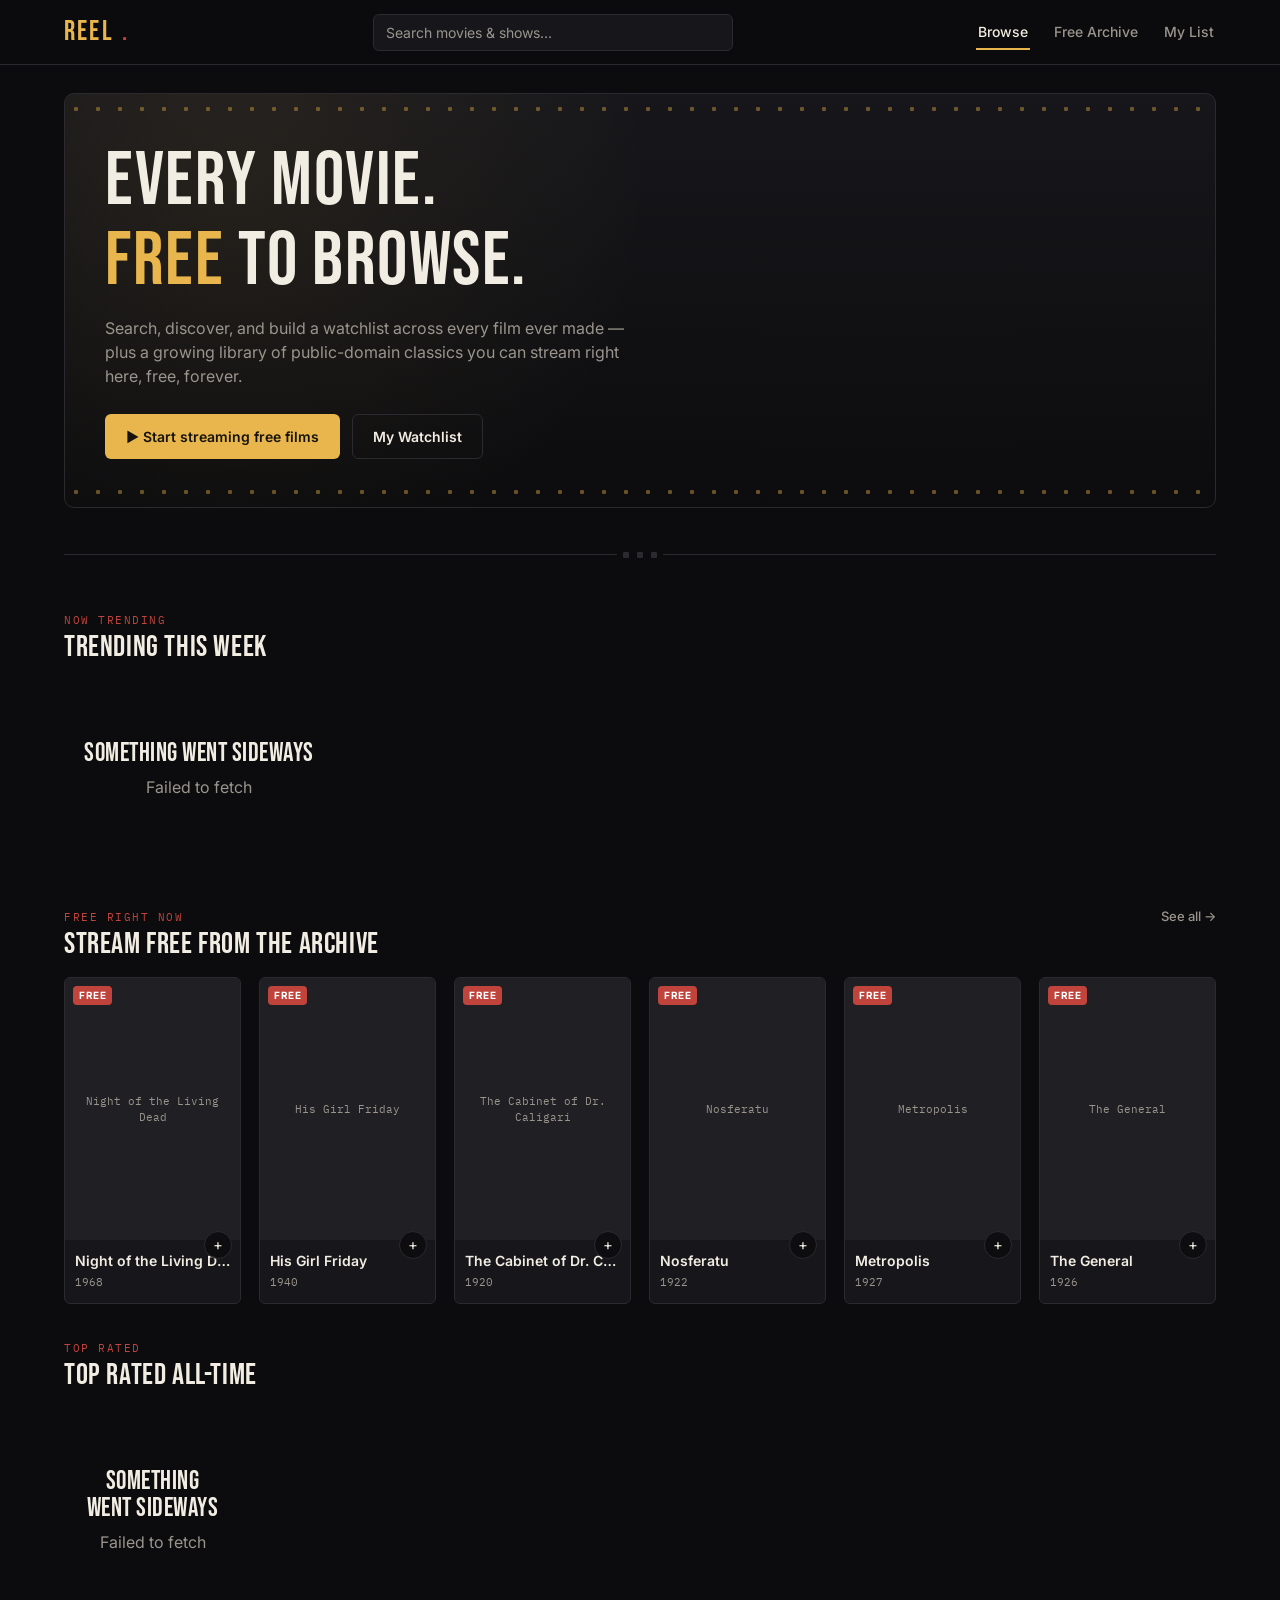
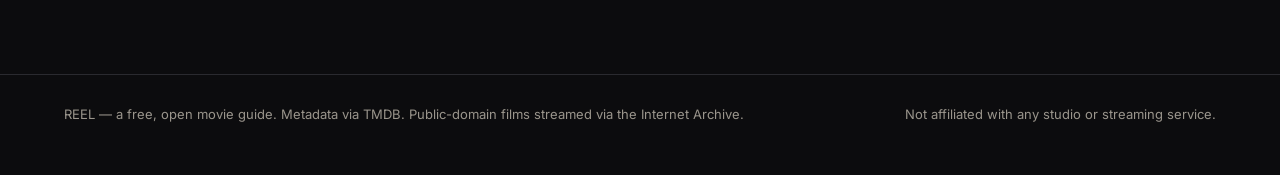
<file: index.html>
<!DOCTYPE html>
<html lang="en">
<head>
<meta charset="UTF-8">
<meta name="viewport" content="width=device-width, initial-scale=1.0">
<title>REEL — Free Movie Guide & Public Domain Streaming</title>
<meta name="description" content="Browse movies and shows, find where to watch them legally, and stream public-domain classics free.">
<link rel="stylesheet" href="style.css">
</head>
<body>
<a href="#main" class="skip-link">Skip to content</a>
<header id="site-header" class="site-header"></header>

<main id="main" class="wrap">

  <section class="marquee">
    <h1>Every movie.<br><em>Free</em> to browse.</h1>
    <p>Search, discover, and build a watchlist across every film ever made — plus a growing library of public-domain classics you can stream right here, free, forever.</p>
    <div class="cta-row">
      <a href="archive.html" class="btn btn-gold">▶ Start streaming free films</a>
      <a href="watchlist.html" class="btn btn-outline">My Watchlist</a>
    </div>
  </section>

  <div class="chip-row" id="genre-chips" aria-label="Filter by genre"></div>

  <div class="sprocket-divider">
    <div class="line"></div>
    <div class="holes"><span></span><span></span><span></span></div>
    <div class="line"></div>
  </div>

  <div class="section-head">
    <div>
      <span class="eyebrow">Now trending</span>
      <h2>Trending this week</h2>
    </div>
  </div>
  <div class="shelf" id="trending-shelf"><div class="state-msg"><div class="spinner"></div></div></div>

  <div class="section-head">
    <div>
      <span class="eyebrow">Free right now</span>
      <h2>Stream free from the Archive</h2>
    </div>
    <a href="archive.html">See all →</a>
  </div>
  <div class="grid" id="pd-shelf"></div>

  <div class="section-head">
    <div>
      <span class="eyebrow">Top rated</span>
      <h2 id="genre-title">Top rated all-time</h2>
    </div>
  </div>
  <div class="grid" id="genre-shelf"><div class="state-msg"><div class="spinner"></div></div></div>

</main>

<footer id="site-footer" class="site-footer"></footer>

<script src="config.js"></script>
<script src="app.js"></script>
<script>
  renderChrome("home");

  // Public domain teaser (first 6, no API needed)
  const pdShelf = document.getElementById("pd-shelf");
  renderShelf(
    pdShelf,
    PUBLIC_DOMAIN_LIBRARY.slice(0, 6).map((m) => ({
      id: `pd-${m.ia}`,
      title: m.title,
      year: m.year,
      poster_path: null,
    })),
    { pdBadge: true }
  );
  // fix links to point at archive player instead of movie.html
  [...pdShelf.querySelectorAll("a")].forEach((a, i) => {
    a.href = `archive.html?title=${encodeURIComponent(PUBLIC_DOMAIN_LIBRARY[i].ia)}`;
  });

  const trendingShelf = document.getElementById("trending-shelf");
  const genreShelf = document.getElementById("genre-shelf");
  const genreChips = document.getElementById("genre-chips");
  const genreTitle = document.getElementById("genre-title");

  async function loadHome() {
    try {
      const trending = await tmdb("/trending/movie/week");
      renderShelf(trendingShelf, trending.results);
    } catch (e) {
      showError(trendingShelf, e.message);
    }

    try {
      const genres = await tmdb("/genre/movie/list");
      genreChips.innerHTML = "";
      const allChip = makeChip("All", null, true);
      genreChips.appendChild(allChip);
      genres.genres.forEach((g) => genreChips.appendChild(makeChip(g.name, g.id, false)));

      async function loadGenre(id, name) {
        genreTitle.textContent = name;
        showLoading(genreShelf, `Loading ${name}…`);
        try {
          const data = id
            ? await tmdb("/discover/movie", { with_genres: id, sort_by: "popularity.desc" })
            : await tmdb("/movie/top_rated");
          renderShelf(genreShelf, data.results);
        } catch (e) {
          showError(genreShelf, e.message);
        }
      }

      function makeChip(label, id, active) {
        const btn = document.createElement("button");
        btn.className = "chip" + (active ? " active" : "");
        btn.textContent = label;
        btn.addEventListener("click", () => {
          [...genreChips.children].forEach((c) => c.classList.remove("active"));
          btn.classList.add("active");
          loadGenre(id, id ? label : "Top rated all-time");
        });
        return btn;
      }

      loadGenre(null, "Top rated all-time");
    } catch (e) {
      showError(genreShelf, e.message);
    }
  }

  loadHome();
</script>
</body>
</html>
</file>
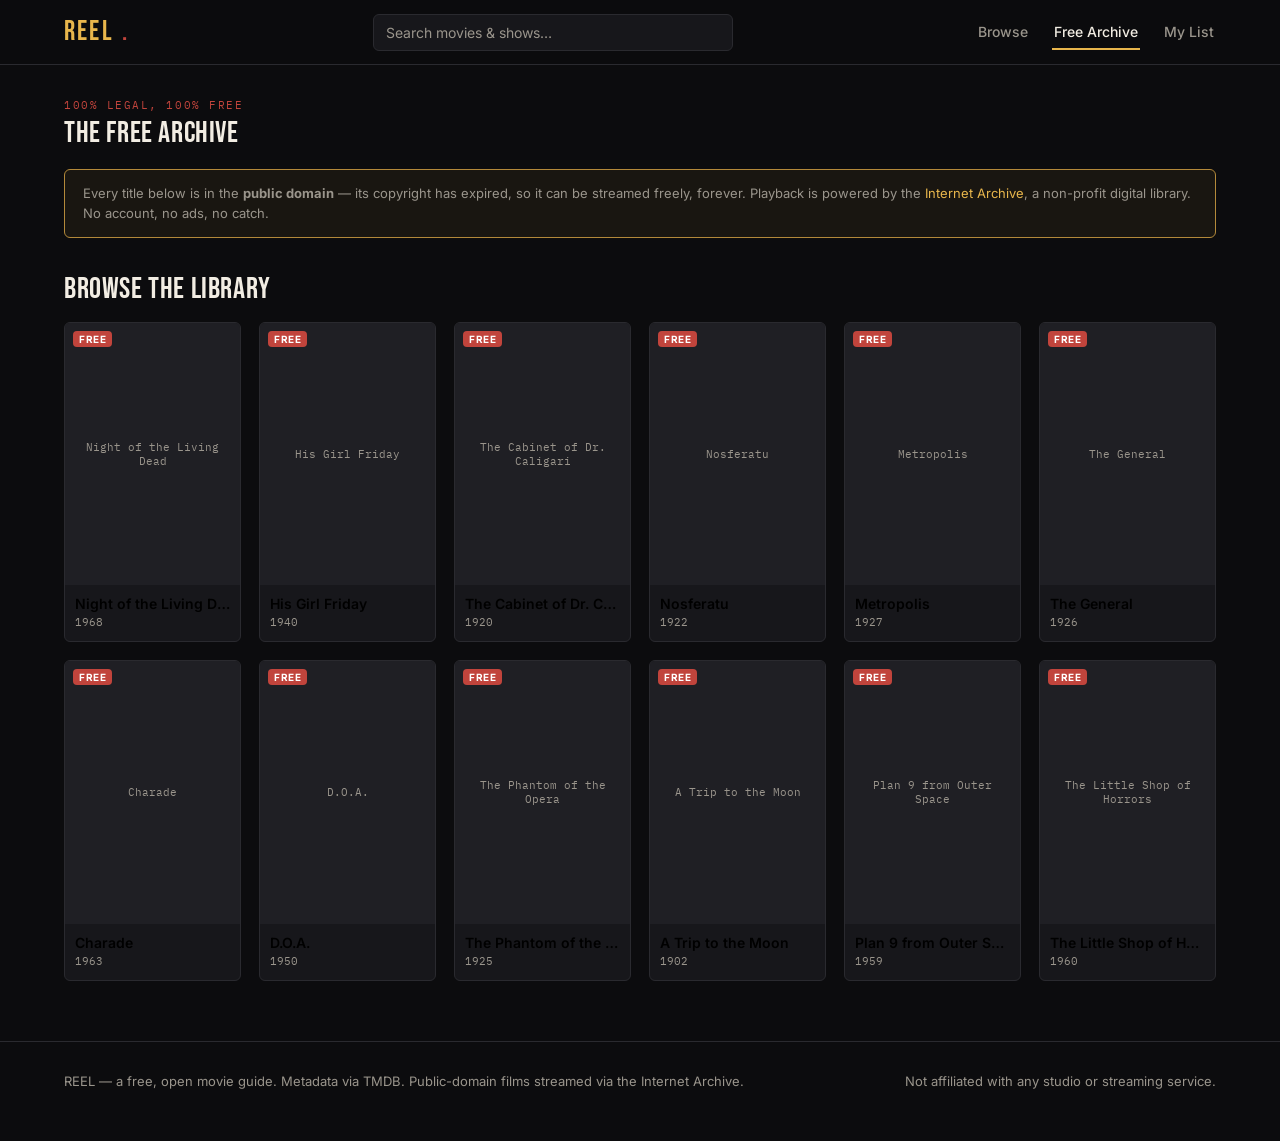
<file: archive.html>
<!DOCTYPE html>
<html lang="en">
<head>
<meta charset="UTF-8">
<meta name="viewport" content="width=device-width, initial-scale=1.0">
<title>REEL — Free Archive (Public Domain Streaming)</title>
<link rel="stylesheet" href="style.css">
</head>
<body>
<a href="#main" class="skip-link">Skip to content</a>
<header id="site-header" class="site-header"></header>

<main id="main" class="wrap">

  <div class="section-head" style="margin-top:32px;">
    <div>
      <span class="eyebrow">100% legal, 100% free</span>
      <h2>The Free Archive</h2>
    </div>
  </div>
  <p class="pd-hero-note">
    Every title below is in the <strong>public domain</strong> — its copyright has expired, so it can be streamed
    freely, forever. Playback is powered by the <a href="https://archive.org" target="_blank" rel="noopener" style="color:var(--gold)">Internet Archive</a>,
    a non-profit digital library. No account, no ads, no catch.
  </p>

  <div id="player-section" style="display:none;">
    <div class="section-head"><h2 id="now-playing-title">Now playing</h2></div>
    <div class="pd-player" id="pd-player"></div>
  </div>

  <div class="section-head">
    <h2>Browse the library</h2>
  </div>
  <div class="grid" id="pd-grid"></div>

</main>

<footer id="site-footer" class="site-footer"></footer>

<script src="config.js"></script>
<script src="app.js"></script>
<script>
  renderChrome("archive");

  const grid = document.getElementById("pd-grid");
  const playerSection = document.getElementById("player-section");
  const player = document.getElementById("pd-player");
  const nowPlayingTitle = document.getElementById("now-playing-title");

  function playTitle(entry) {
    nowPlayingTitle.textContent = `Now playing — ${entry.title} (${entry.year})`;
    player.innerHTML = `<iframe src="https://archive.org/embed/${entry.ia}" allowfullscreen title="${entry.title}"></iframe>`;
    playerSection.style.display = "block";
    playerSection.scrollIntoView({ behavior: "smooth", block: "start" });
  }

  function renderGrid() {
    grid.innerHTML = "";
    PUBLIC_DOMAIN_LIBRARY.forEach((entry) => {
      const card = document.createElement("button");
      card.className = "card";
      card.style.cssText = "text-align:left; border:1px solid var(--border); width:100%; background:var(--bg-elev); padding:0;";
      card.innerHTML = `
        <div class="poster-wrap">
          <div class="no-poster">${entry.title}</div>
          <span class="pd-badge">Free</span>
        </div>
        <div class="meta">
          <div class="title">${entry.title}</div>
          <div class="year">${entry.year}</div>
        </div>
      `;
      card.addEventListener("click", () => playTitle(entry));
      grid.appendChild(card);
    });
  }

  renderGrid();

  // deep-link support: archive.html?title=<ia-identifier>
  const wanted = qs("title");
  if (wanted) {
    const entry = PUBLIC_DOMAIN_LIBRARY.find((e) => e.ia === wanted);
    if (entry) playTitle(entry);
  }
</script>
</body>
</html>
</file>
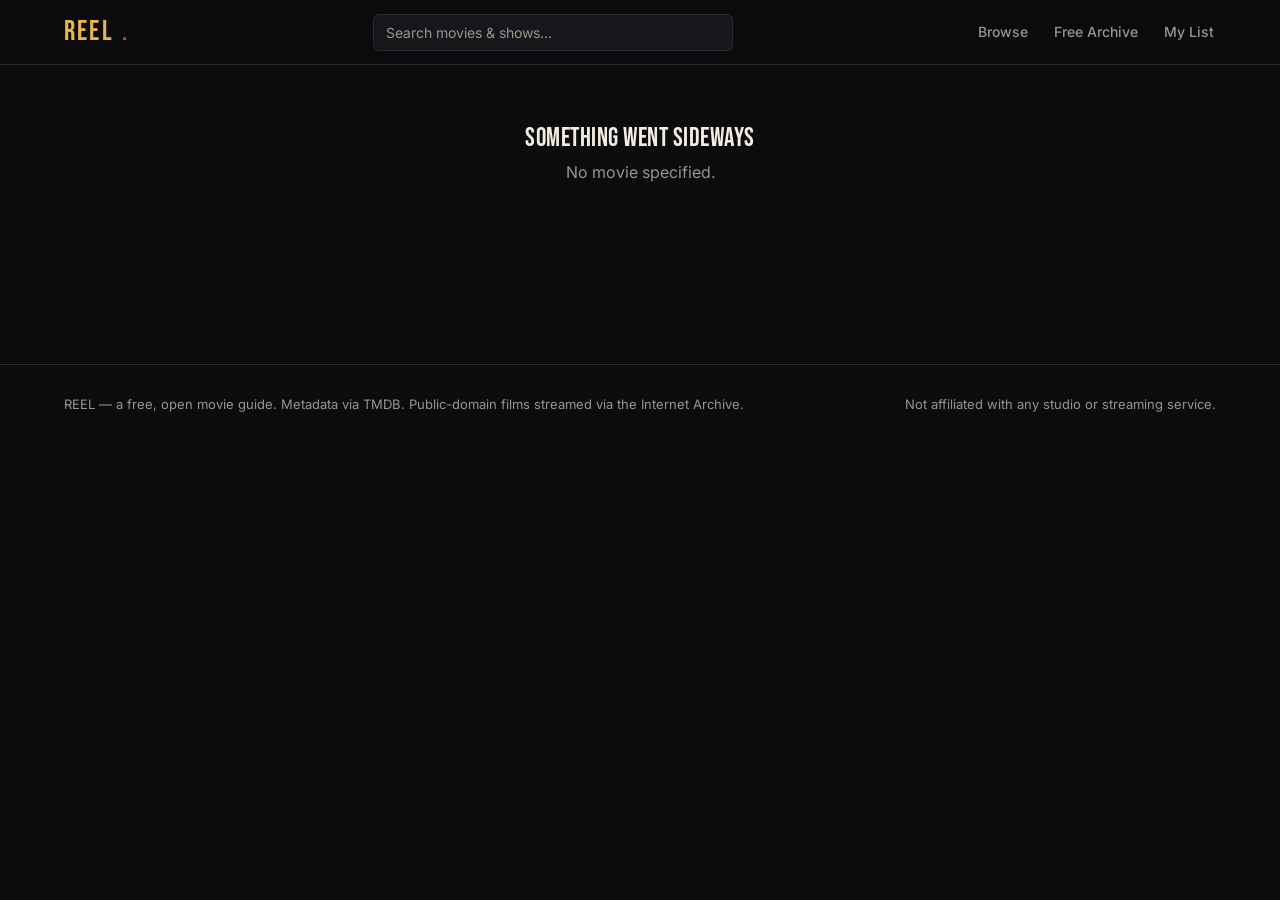
<file: movie.html>
<!DOCTYPE html>
<html lang="en">
<head>
<meta charset="UTF-8">
<meta name="viewport" content="width=device-width, initial-scale=1.0">
<title>REEL — Movie</title>
<link rel="stylesheet" href="style.css">
</head>
<body>
<a href="#main" class="skip-link">Skip to content</a>
<header id="site-header" class="site-header"></header>

<main id="main" class="wrap" style="padding-bottom: 60px;">
  <div id="content"><div class="state-msg"><div class="spinner"></div><div>Loading…</div></div></div>
</main>

<footer id="site-footer" class="site-footer"></footer>

<script src="config.js"></script>
<script src="app.js"></script>
<script>
  renderChrome();
  const content = document.getElementById("content");
  const id = qs("id");

  async function load() {
    if (!id) {
      showError(content, "No movie specified.");
      return;
    }
    try {
      const movie = await tmdb(`/movie/${id}`, { append_to_response: "credits,videos,watch/providers" });
      render(movie);
    } catch (e) {
      showError(content, e.message);
    }
  }

  function render(m) {
    const backdrop = posterUrl(m.backdrop_path, CONFIG.IMG_BASE_LARGE);
    const poster = posterUrl(m.poster_path);
    const trailer = (m.videos?.results || []).find(
      (v) => v.site === "YouTube" && v.type === "Trailer"
    ) || (m.videos?.results || [])[0];
    const providers = m["watch/providers"]?.results?.US;
    const inList = Watchlist.has(m.id);
    const isPD = PUBLIC_DOMAIN_LIBRARY.some((p) => p.tmdbId === m.id);
    const pdMatch = PUBLIC_DOMAIN_LIBRARY.find((p) => p.tmdbId === m.id);

    content.innerHTML = `
      <div class="detail-hero">
        ${backdrop
          ? `<img class="backdrop" src="${backdrop}" alt="">`
          : `<div class="backdrop-fallback"></div>`}
      </div>
      <div class="detail-content">
        <div>
          ${poster
            ? `<img class="detail-poster" src="${poster}" alt="${escapeHtml(m.title)} poster">`
            : `<div class="detail-poster no-poster" style="aspect-ratio:2/3">${escapeHtml(m.title)}</div>`}
        </div>
        <div class="detail-info">
          <h1>${escapeHtml(m.title)}</h1>
          ${m.tagline ? `<div class="tagline">"${escapeHtml(m.tagline)}"</div>` : ""}
          <div class="detail-facts">
            <span>📅 ${(m.release_date || "—").slice(0, 4)}</span>
            <span>⏱ ${m.runtime ? m.runtime + " min" : "—"}</span>
            <span>★ ${m.vote_average ? m.vote_average.toFixed(1) : "—"}</span>
            <span>🎬 ${(m.genres || []).map((g) => g.name).join(", ") || "—"}</span>
          </div>
          <p class="overview">${escapeHtml(m.overview || "No synopsis available.")}</p>
          <div class="action-row">
            <button id="wl-btn" class="btn ${inList ? "btn-gold" : "btn-outline"}">
              ${inList ? "✓ In your watchlist" : "+ Add to watchlist"}
            </button>
            ${isPD
              ? `<a href="archive.html?title=${encodeURIComponent(pdMatch.ia)}" class="btn btn-gold">▶ Stream free now</a>`
              : ""}
          </div>
        </div>
      </div>

      <div class="sprocket-divider"><div class="line"></div><div class="holes"><span></span><span></span><span></span></div><div class="line"></div></div>

      ${trailer ? `
        <div class="section-head"><h2>Trailer</h2></div>
        <div class="trailer-embed">
          <iframe src="https://www.youtube.com/embed/${trailer.key}" title="Trailer" allowfullscreen loading="lazy"></iframe>
        </div>
      ` : ""}

      <div class="section-head"><h2>Where to watch</h2></div>
      <div class="providers-box">
        ${renderProviders(providers)}
      </div>

      ${m.credits?.cast?.length ? `
        <div class="section-head"><h2>Cast</h2></div>
        <div class="cast-row">
          ${m.credits.cast.slice(0, 12).map((c) => `
            <div class="cast-card">
              ${c.profile_path
                ? `<img class="headshot" src="${posterUrl(c.profile_path)}" alt="${escapeHtml(c.name)}" loading="lazy">`
                : `<div class="headshot no-poster" style="display:flex;align-items:center;justify-content:center;font-size:10px;">${escapeHtml(c.name)}</div>`}
              <div class="name">${escapeHtml(c.name)}</div>
              <div class="character">${escapeHtml(c.character || "")}</div>
            </div>
          `).join("")}
        </div>
      ` : ""}
    `;

    document.getElementById("wl-btn").addEventListener("click", () => {
      const nowIn = Watchlist.toggle({
        id: m.id,
        title: m.title,
        poster_path: m.poster_path,
        release_date: m.release_date,
        vote_average: m.vote_average,
      });
      const btn = document.getElementById("wl-btn");
      btn.textContent = nowIn ? "✓ In your watchlist" : "+ Add to watchlist";
      btn.className = "btn " + (nowIn ? "btn-gold" : "btn-outline");
    });
  }

  function renderProviders(p) {
    if (!p) return `<p style="color:var(--text-dim); margin:0;">No streaming info available for this title in your region yet — try checking JustWatch directly.</p>`;
    const groups = [
      ["Stream", p.flatrate],
      ["Rent", p.rent],
      ["Buy", p.buy],
    ].filter(([, arr]) => arr && arr.length);
    if (!groups.length) return `<p style="color:var(--text-dim); margin:0;">Not currently available on a tracked streaming service in your region.</p>`;
    return groups.map(([label, arr]) => `
      <div style="margin-bottom:10px;">
        <div class="mono" style="font-size:11px; color:var(--text-dim); text-transform:uppercase; letter-spacing:.08em;">${label}</div>
        <div class="provider-list">
          ${arr.map((s) => `<img src="${posterUrl(s.logo_path)}" alt="${escapeHtml(s.provider_name)}" title="${escapeHtml(s.provider_name)}">`).join("")}
        </div>
      </div>
    `).join("");
  }

  load();
</script>
</body>
</html>
</file>
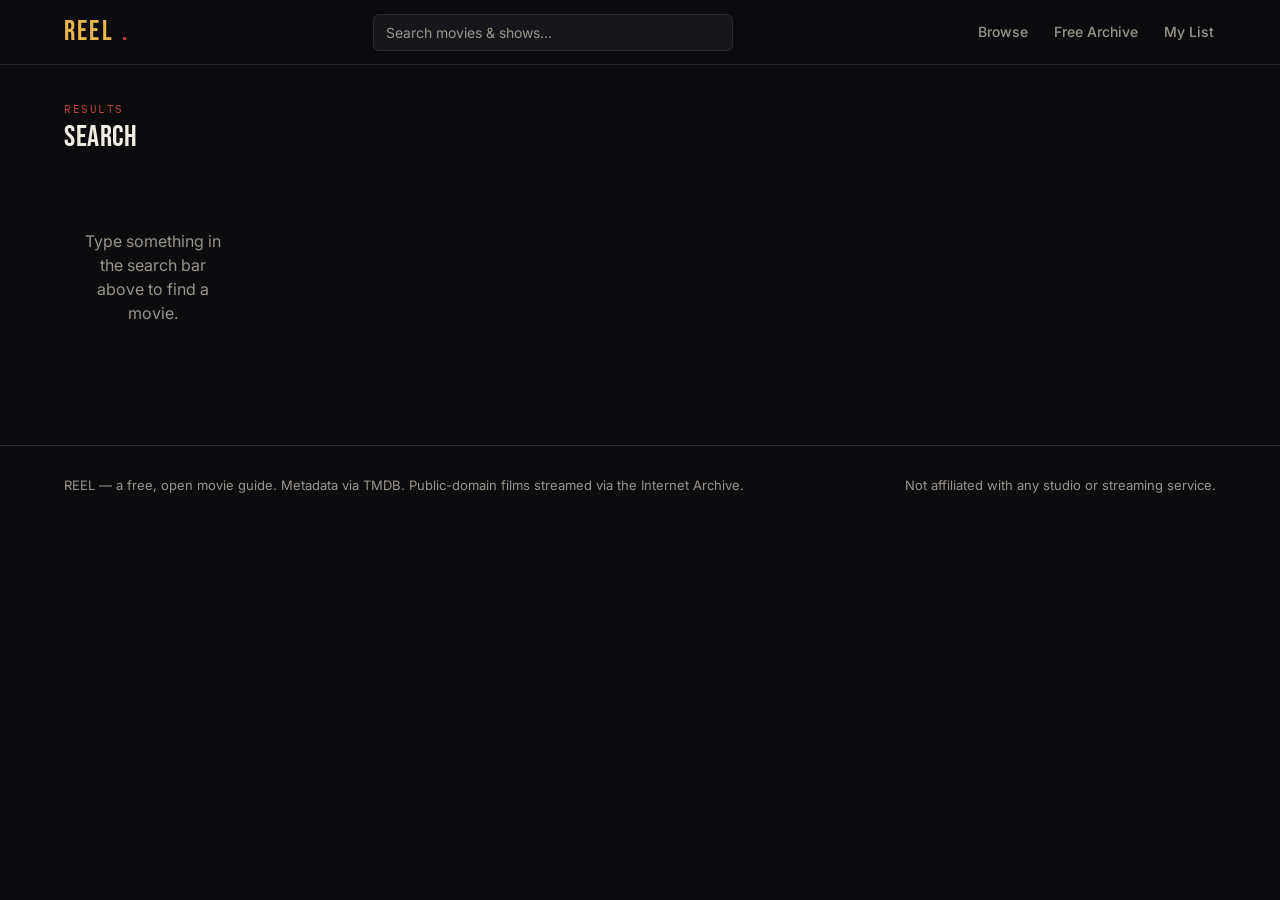
<file: search.html>
<!DOCTYPE html>
<html lang="en">
<head>
<meta charset="UTF-8">
<meta name="viewport" content="width=device-width, initial-scale=1.0">
<title>REEL — Search</title>
<link rel="stylesheet" href="style.css">
</head>
<body>
<a href="#main" class="skip-link">Skip to content</a>
<header id="site-header" class="site-header"></header>

<main id="main" class="wrap">
  <div class="section-head">
    <div>
      <span class="eyebrow">Results</span>
      <h2 id="query-title">Search</h2>
    </div>
  </div>
  <div class="grid" id="results"><div class="state-msg"><div class="spinner"></div></div></div>
</main>

<footer id="site-footer" class="site-footer"></footer>

<script src="config.js"></script>
<script src="app.js"></script>
<script>
  renderChrome();
  const q = qs("q") || "";
  document.getElementById("query-title").textContent = q ? `Results for "${q}"` : "Search";
  const resultsEl = document.getElementById("results");

  // prefill the search box with current query
  const input = document.querySelector(".search-form input");
  if (input) input.value = q;

  async function search() {
    if (!q.trim()) {
      resultsEl.innerHTML = `<div class="state-msg">Type something in the search bar above to find a movie.</div>`;
      return;
    }
    try {
      const data = await tmdb("/search/movie", { query: q });
      renderShelf(resultsEl, data.results);
    } catch (e) {
      showError(resultsEl, e.message);
    }
  }
  search();
</script>
</body>
</html>
</file>
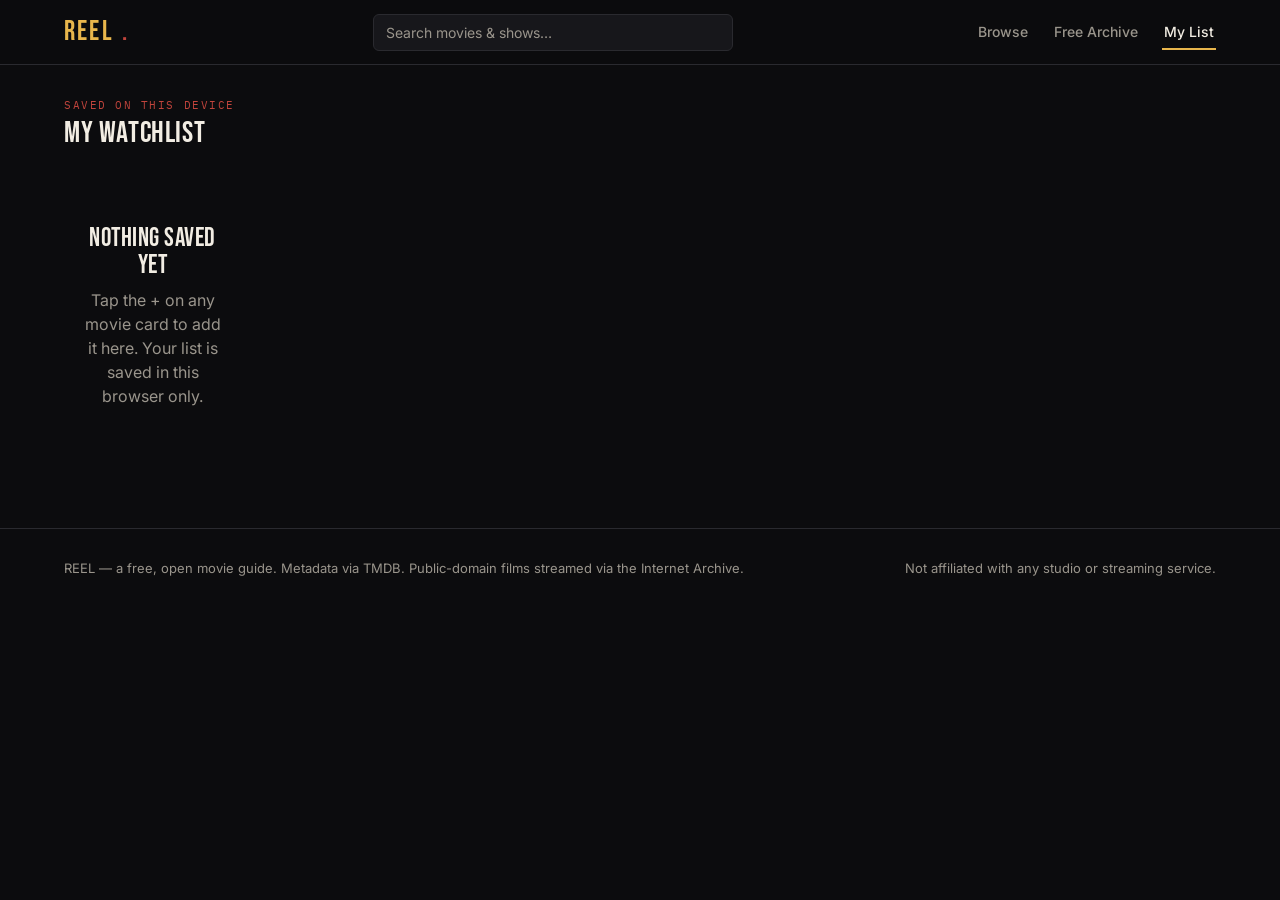
<file: watchlist.html>
<!DOCTYPE html>
<html lang="en">
<head>
<meta charset="UTF-8">
<meta name="viewport" content="width=device-width, initial-scale=1.0">
<title>REEL — My Watchlist</title>
<link rel="stylesheet" href="style.css">
</head>
<body>
<a href="#main" class="skip-link">Skip to content</a>
<header id="site-header" class="site-header"></header>

<main id="main" class="wrap">
  <div class="section-head" style="margin-top:32px;">
    <div>
      <span class="eyebrow">Saved on this device</span>
      <h2>My Watchlist</h2>
    </div>
  </div>
  <div class="grid" id="wl-grid"></div>
</main>

<footer id="site-footer" class="site-footer"></footer>

<script src="config.js"></script>
<script src="app.js"></script>
<script>
  renderChrome("watchlist");
  const grid = document.getElementById("wl-grid");
  const list = Watchlist.all();
  if (!list.length) {
    grid.innerHTML = `<div class="state-msg">
      <div class="display">Nothing saved yet</div>
      <div>Tap the + on any movie card to add it here. Your list is saved in this browser only.</div>
    </div>`;
  } else {
    renderShelf(grid, list);
  }
</script>
</body>
</html>
</file>
<file: style.css>
/* ────────────────────────────────────────────────────────────
   REEL — a free, legal movie discovery & public-domain streaming site
   Design: midnight cinema marquee. Warm bulb gold + film-reel red
   on near-black, condensed display type for headers, sprocket-hole
   dividers between sections.
   ──────────────────────────────────────────────────────────── */

@import url('https://fonts.googleapis.com/css2?family=Bebas+Neue&family=Inter:wght@400;500;600;700&family=IBM+Plex+Mono:wght@400;500&display=swap');

:root {
  --bg: #0c0c0e;
  --bg-elev: #17171b;
  --bg-elev-2: #1f1f24;
  --gold: #e8b64c;
  --gold-dim: #b3893a;
  --red: #c1443c;
  --text: #f2ede3;
  --text-dim: #9a958c;
  --border: #2a2a2f;
  --radius: 6px;
  --maxw: 1200px;
}

* { box-sizing: border-box; }

html { scroll-behavior: smooth; }

body {
  margin: 0;
  background: var(--bg);
  color: var(--text);
  font-family: 'Inter', -apple-system, sans-serif;
  line-height: 1.5;
}

h1, h2, h3, .display {
  font-family: 'Bebas Neue', 'Inter', sans-serif;
  letter-spacing: 0.02em;
  font-weight: 400;
  line-height: 1.05;
  margin: 0;
}

.mono { font-family: 'IBM Plex Mono', monospace; }

a { color: inherit; text-decoration: none; }

img { max-width: 100%; display: block; }

button {
  font-family: inherit;
  cursor: pointer;
}

/* ── Skip link / focus ── */
:focus-visible {
  outline: 2px solid var(--gold);
  outline-offset: 2px;
}
.skip-link {
  position: absolute;
  left: -999px;
  top: 0;
  background: var(--gold);
  color: #000;
  padding: 8px 14px;
  z-index: 1000;
}
.skip-link:focus { left: 8px; top: 8px; }

/* ── Layout shell ── */
.wrap {
  max-width: var(--maxw);
  margin: 0 auto;
  padding: 0 24px;
}

/* ── Header / nav ── */
.site-header {
  position: sticky;
  top: 0;
  z-index: 50;
  background: rgba(12, 12, 14, 0.92);
  backdrop-filter: blur(8px);
  border-bottom: 1px solid var(--border);
}
.site-header .wrap {
  display: flex;
  align-items: center;
  justify-content: space-between;
  height: 64px;
  gap: 24px;
}
.brand {
  font-family: 'Bebas Neue', sans-serif;
  font-size: 28px;
  letter-spacing: 0.08em;
  color: var(--gold);
  display: flex;
  align-items: center;
  gap: 8px;
  white-space: nowrap;
}
.brand .dot { color: var(--red); }

.main-nav {
  display: flex;
  gap: 22px;
  align-items: center;
}
.main-nav a {
  font-size: 14px;
  color: var(--text-dim);
  font-weight: 500;
  padding: 6px 2px;
  border-bottom: 2px solid transparent;
  transition: color .15s, border-color .15s;
}
.main-nav a:hover, .main-nav a.active {
  color: var(--text);
  border-color: var(--gold);
}

.search-form {
  display: flex;
  align-items: center;
  flex: 1;
  max-width: 360px;
}
.search-form input {
  width: 100%;
  background: var(--bg-elev);
  border: 1px solid var(--border);
  color: var(--text);
  padding: 9px 12px;
  border-radius: var(--radius);
  font-size: 14px;
  font-family: inherit;
}
.search-form input::placeholder { color: var(--text-dim); }
.search-form input:focus { border-color: var(--gold); }

/* ── Sprocket divider — the signature element ── */
.sprocket-divider {
  display: flex;
  align-items: center;
  gap: 6px;
  padding: 18px 0;
  overflow: hidden;
}
.sprocket-divider .line {
  flex: 1;
  height: 1px;
  background: var(--border);
}
.sprocket-divider .holes {
  display: flex;
  gap: 8px;
}
.sprocket-divider .holes span {
  width: 6px;
  height: 6px;
  border-radius: 1px;
  background: var(--border);
  display: block;
}

/* ── Hero / marquee ── */
.marquee {
  position: relative;
  border: 1px solid var(--border);
  border-radius: 10px;
  padding: 48px 40px;
  margin: 28px 0 8px;
  background:
    radial-gradient(circle at 15% 20%, rgba(232,182,76,0.08), transparent 40%),
    linear-gradient(180deg, var(--bg-elev), var(--bg));
  overflow: hidden;
}
.marquee::before,
.marquee::after {
  content: "";
  position: absolute;
  left: 0; right: 0;
  height: 10px;
  background-image: radial-gradient(circle, var(--gold-dim) 2px, transparent 2.4px);
  background-size: 22px 10px;
  background-repeat: repeat-x;
  opacity: 0.55;
}
.marquee::before { top: 10px; }
.marquee::after { bottom: 10px; }
@media (prefers-reduced-motion: no-preference) {
  .marquee::before, .marquee::after {
    animation: bulbs 1.6s steps(2) infinite;
  }
}
@keyframes bulbs {
  50% { opacity: 0.15; }
}
.marquee h1 {
  font-size: clamp(40px, 6vw, 76px);
  color: var(--text);
  max-width: 720px;
}
.marquee h1 em {
  font-style: normal;
  color: var(--gold);
}
.marquee p {
  color: var(--text-dim);
  max-width: 520px;
  margin-top: 14px;
  font-size: 16px;
}
.marquee .cta-row {
  margin-top: 26px;
  display: flex;
  gap: 12px;
  flex-wrap: wrap;
}

.btn {
  display: inline-flex;
  align-items: center;
  gap: 8px;
  padding: 11px 20px;
  border-radius: var(--radius);
  font-weight: 600;
  font-size: 14px;
  border: 1px solid transparent;
  transition: transform .1s, background .15s, border-color .15s;
}
.btn:hover { transform: translateY(-1px); }
.btn-gold { background: var(--gold); color: #16130a; }
.btn-gold:hover { background: #f0c366; }
.btn-outline { border-color: var(--border); color: var(--text); }
.btn-outline:hover { border-color: var(--gold); }

/* ── Section headers ── */
.section-head {
  display: flex;
  align-items: baseline;
  justify-content: space-between;
  margin: 36px 0 16px;
}
.section-head h2 {
  font-size: 30px;
  color: var(--text);
}
.section-head .eyebrow {
  display: block;
  font-family: 'IBM Plex Mono', monospace;
  font-size: 11px;
  letter-spacing: 0.14em;
  text-transform: uppercase;
  color: var(--red);
  margin-bottom: 4px;
}
.section-head a {
  font-size: 13px;
  color: var(--text-dim);
  font-weight: 500;
}
.section-head a:hover { color: var(--gold); }

/* ── Card grid / shelves ── */
.grid {
  display: grid;
  grid-template-columns: repeat(auto-fill, minmax(160px, 1fr));
  gap: 18px;
}
.shelf {
  display: flex;
  gap: 16px;
  overflow-x: auto;
  padding-bottom: 12px;
  scrollbar-width: thin;
}
.shelf .card { flex: 0 0 160px; }

.card {
  position: relative;
  border-radius: var(--radius);
  overflow: hidden;
  background: var(--bg-elev);
  border: 1px solid var(--border);
  transition: border-color .15s, transform .15s;
}
.card:hover { border-color: var(--gold-dim); transform: translateY(-2px); }
.card .poster-wrap {
  aspect-ratio: 2/3;
  background: var(--bg-elev-2);
  position: relative;
}
.card img { width: 100%; height: 100%; object-fit: cover; }
.card .rating-badge {
  position: absolute;
  top: 8px;
  right: 8px;
  background: rgba(12,12,14,0.85);
  border: 1px solid var(--gold-dim);
  color: var(--gold);
  font-family: 'IBM Plex Mono', monospace;
  font-size: 11px;
  padding: 2px 6px;
  border-radius: 4px;
}
.card .pd-badge {
  position: absolute;
  top: 8px;
  left: 8px;
  background: var(--red);
  color: #fff;
  font-size: 10px;
  font-weight: 700;
  letter-spacing: 0.05em;
  padding: 2px 6px;
  border-radius: 4px;
  text-transform: uppercase;
}
.card .meta {
  padding: 10px 10px 12px;
}
.card .meta .title {
  font-size: 14px;
  font-weight: 600;
  overflow: hidden;
  text-overflow: ellipsis;
  white-space: nowrap;
}
.card .meta .year {
  font-family: 'IBM Plex Mono', monospace;
  font-size: 11px;
  color: var(--text-dim);
  margin-top: 3px;
}
.card .watchlist-toggle {
  position: absolute;
  bottom: 44px;
  right: 8px;
  width: 28px;
  height: 28px;
  border-radius: 50%;
  background: rgba(12,12,14,0.85);
  border: 1px solid var(--border);
  color: var(--text);
  display: flex;
  align-items: center;
  justify-content: center;
  font-size: 15px;
}
.card .watchlist-toggle.active { background: var(--gold); color: #16130a; border-color: var(--gold); }

/* placeholder poster (no image from API) */
.no-poster {
  display: flex;
  align-items: center;
  justify-content: center;
  height: 100%;
  color: var(--text-dim);
  font-family: 'IBM Plex Mono', monospace;
  font-size: 11px;
  text-align: center;
  padding: 10px;
}

/* ── Genre chips ── */
.chip-row {
  display: flex;
  gap: 8px;
  flex-wrap: wrap;
  margin: 18px 0 8px;
}
.chip {
  padding: 7px 14px;
  border: 1px solid var(--border);
  border-radius: 999px;
  font-size: 13px;
  color: var(--text-dim);
  background: var(--bg-elev);
}
.chip:hover { border-color: var(--gold-dim); color: var(--text); }
.chip.active { background: var(--gold); border-color: var(--gold); color: #16130a; font-weight: 600; }

/* ── Movie detail page ── */
.detail-hero {
  position: relative;
  border-radius: 10px;
  overflow: hidden;
  border: 1px solid var(--border);
  margin-top: 24px;
}
.detail-hero .backdrop {
  width: 100%;
  aspect-ratio: 16/7;
  object-fit: cover;
  filter: brightness(0.42);
}
.detail-hero .backdrop-fallback {
  width: 100%;
  aspect-ratio: 16/7;
  background: linear-gradient(160deg, var(--bg-elev), var(--bg));
}
.detail-content {
  display: grid;
  grid-template-columns: 220px 1fr;
  gap: 32px;
  margin-top: -140px;
  position: relative;
  padding: 0 8px;
}
@media (max-width: 720px) {
  .detail-content { grid-template-columns: 1fr; margin-top: 16px; }
}
.detail-poster {
  width: 100%;
  border-radius: var(--radius);
  border: 3px solid var(--bg);
  box-shadow: 0 12px 30px rgba(0,0,0,0.5);
}
.detail-info h1 {
  font-size: clamp(32px, 5vw, 52px);
  margin-top: 24px;
}
.detail-info .tagline {
  color: var(--gold);
  font-style: italic;
  font-family: 'Inter', sans-serif;
  margin-top: 4px;
  font-size: 15px;
}
.detail-facts {
  display: flex;
  gap: 16px;
  flex-wrap: wrap;
  margin: 14px 0;
  font-family: 'IBM Plex Mono', monospace;
  font-size: 12px;
  color: var(--text-dim);
}
.detail-facts span { display: flex; align-items: center; gap: 6px; }
.detail-info .overview {
  max-width: 700px;
  margin-top: 16px;
  color: var(--text);
}
.action-row {
  margin-top: 22px;
  display: flex;
  gap: 12px;
  flex-wrap: wrap;
}

.cast-row {
  display: flex;
  gap: 14px;
  overflow-x: auto;
  padding-bottom: 8px;
}
.cast-card { flex: 0 0 110px; text-align: center; }
.cast-card .headshot {
  width: 100%;
  aspect-ratio: 2/3;
  border-radius: var(--radius);
  background: var(--bg-elev);
  object-fit: cover;
  border: 1px solid var(--border);
}
.cast-card .name { font-size: 12px; font-weight: 600; margin-top: 6px; }
.cast-card .character { font-size: 11px; color: var(--text-dim); }

.providers-box {
  border: 1px solid var(--border);
  border-radius: var(--radius);
  padding: 16px;
  background: var(--bg-elev);
  margin-top: 10px;
}
.provider-list { display: flex; gap: 10px; flex-wrap: wrap; margin-top: 10px; }
.provider-list img { width: 42px; height: 42px; border-radius: 8px; }

.trailer-embed {
  position: relative;
  width: 100%;
  aspect-ratio: 16/9;
  border-radius: var(--radius);
  overflow: hidden;
  border: 1px solid var(--border);
  margin-top: 10px;
}
.trailer-embed iframe { width: 100%; height: 100%; border: 0; }

/* ── Empty / loading states ── */
.state-msg {
  text-align: center;
  padding: 60px 20px;
  color: var(--text-dim);
}
.state-msg .display { color: var(--text); font-size: 26px; margin-bottom: 8px; }
.spinner {
  width: 26px; height: 26px;
  border: 3px solid var(--border);
  border-top-color: var(--gold);
  border-radius: 50%;
  margin: 0 auto 14px;
  animation: spin 0.8s linear infinite;
}
@media (prefers-reduced-motion: reduce) {
  .spinner { animation: none; }
}
@keyframes spin { to { transform: rotate(360deg); } }

/* ── Archive (public domain) page ── */
.pd-hero-note {
  border: 1px solid var(--gold-dim);
  background: rgba(232,182,76,0.06);
  border-radius: var(--radius);
  padding: 14px 18px;
  font-size: 13px;
  color: var(--text-dim);
  margin: 20px 0;
}
.pd-player {
  width: 100%;
  aspect-ratio: 16/9;
  border-radius: var(--radius);
  overflow: hidden;
  border: 1px solid var(--border);
  background: #000;
  margin-bottom: 20px;
}
.pd-player iframe { width: 100%; height: 100%; border: 0; }

/* ── Footer ── */
.site-footer {
  border-top: 1px solid var(--border);
  margin-top: 60px;
  padding: 30px 0 50px;
  color: var(--text-dim);
  font-size: 13px;
}
.site-footer .wrap { display: flex; justify-content: space-between; flex-wrap: wrap; gap: 12px; }

@media (max-width: 640px) {
  .main-nav { display: none; }
  .marquee { padding: 32px 20px; }
}
</file>
